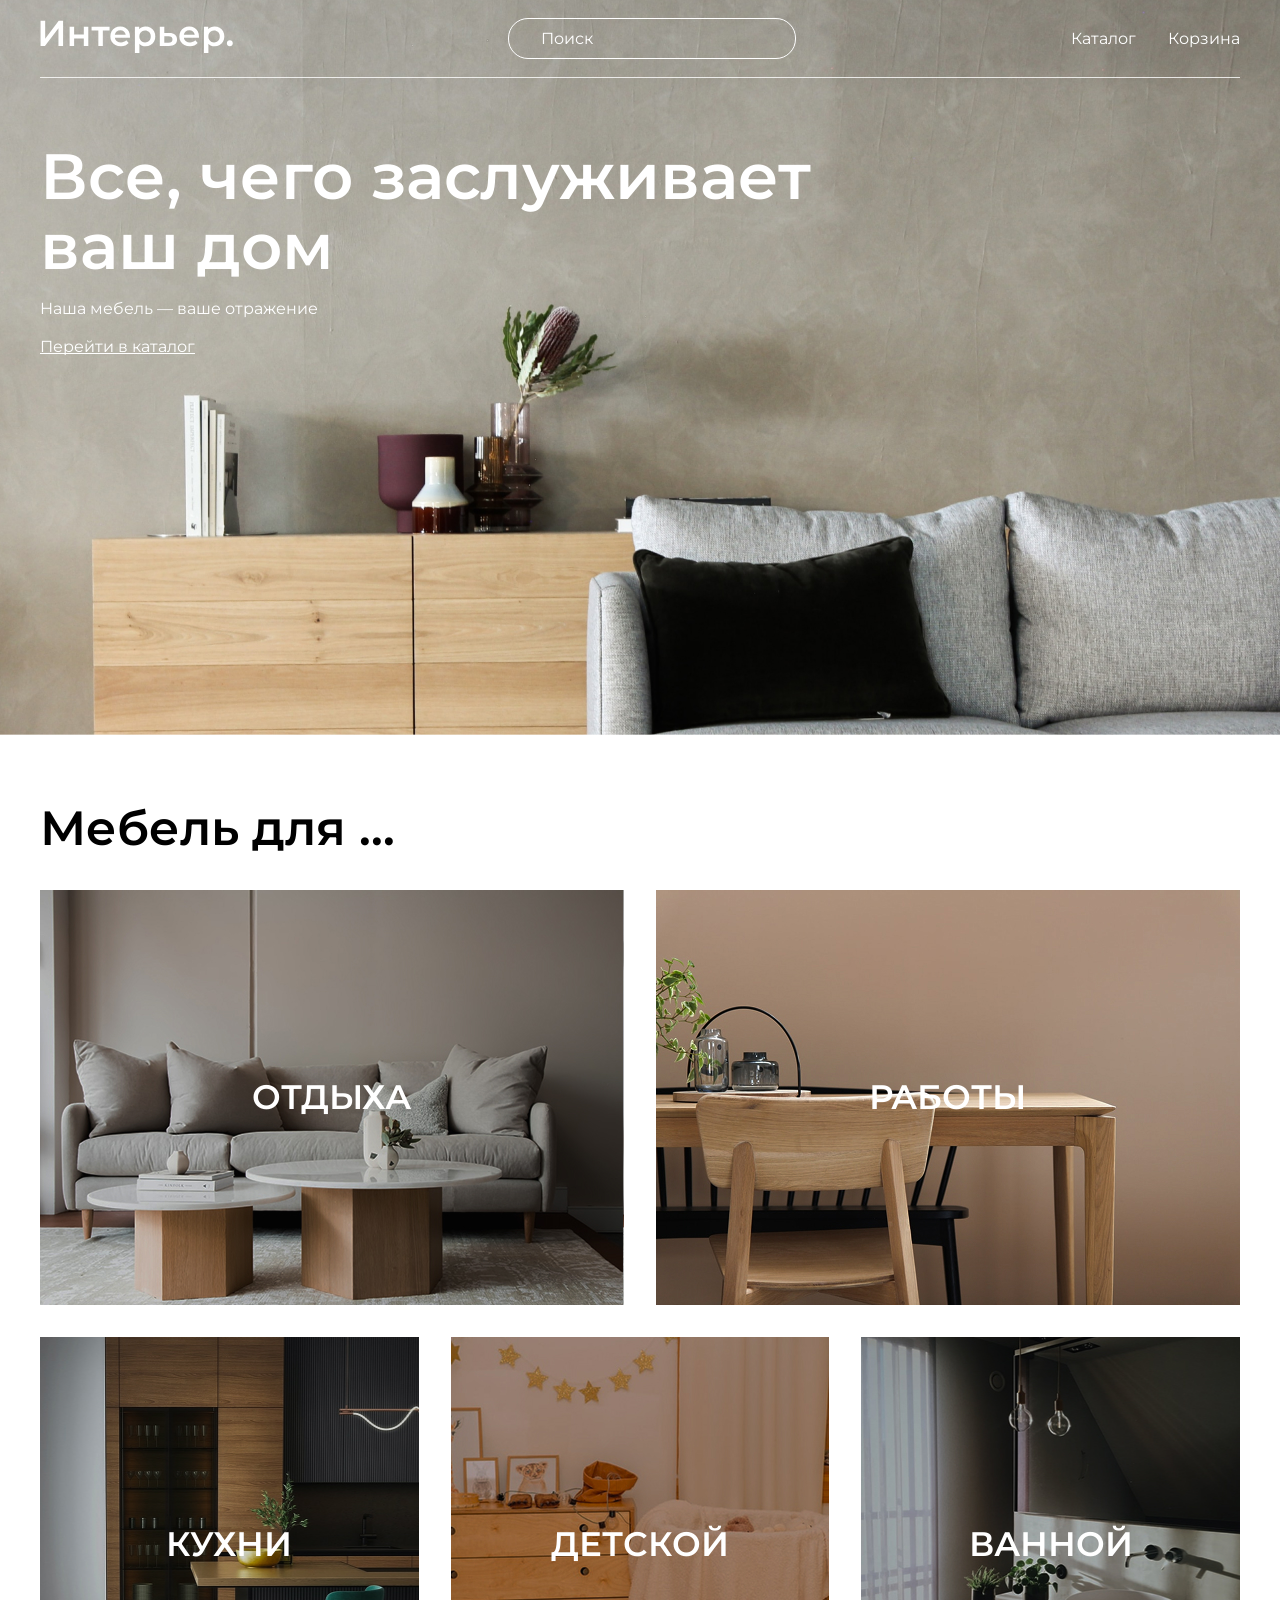
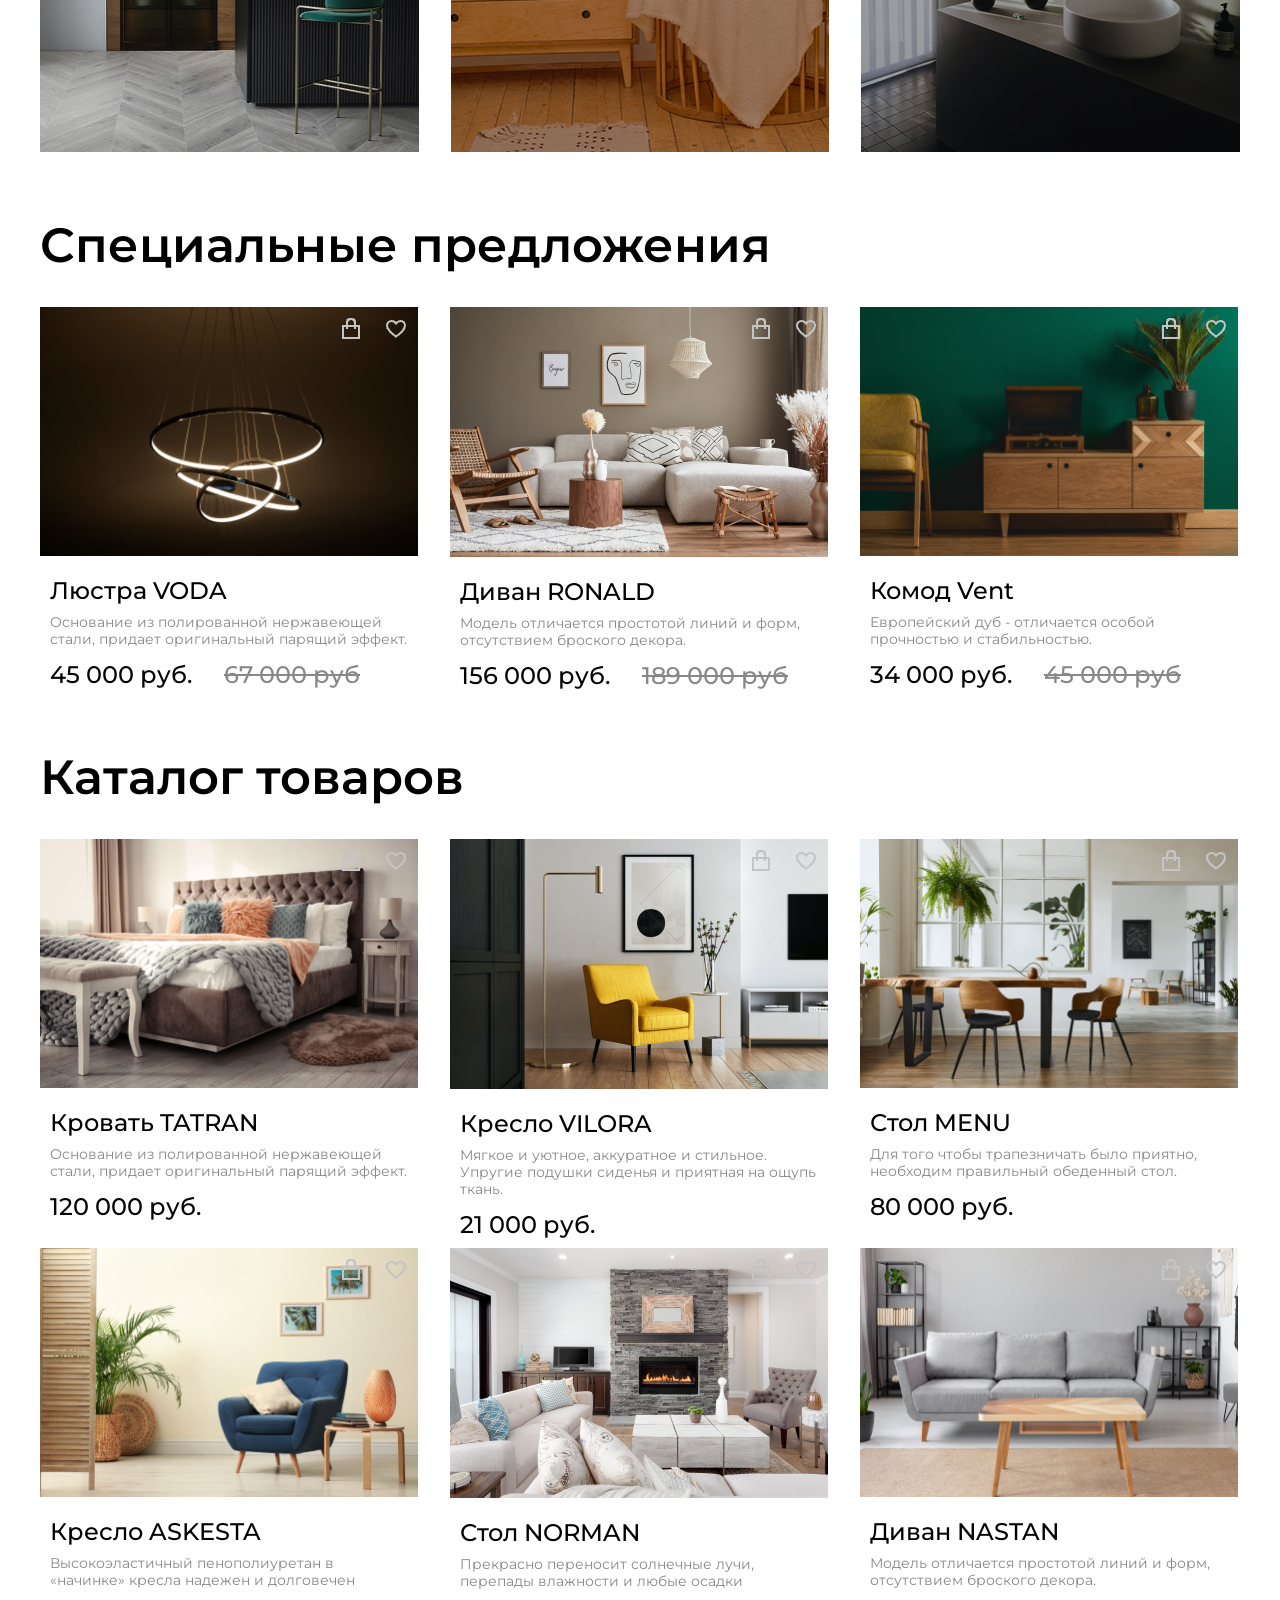
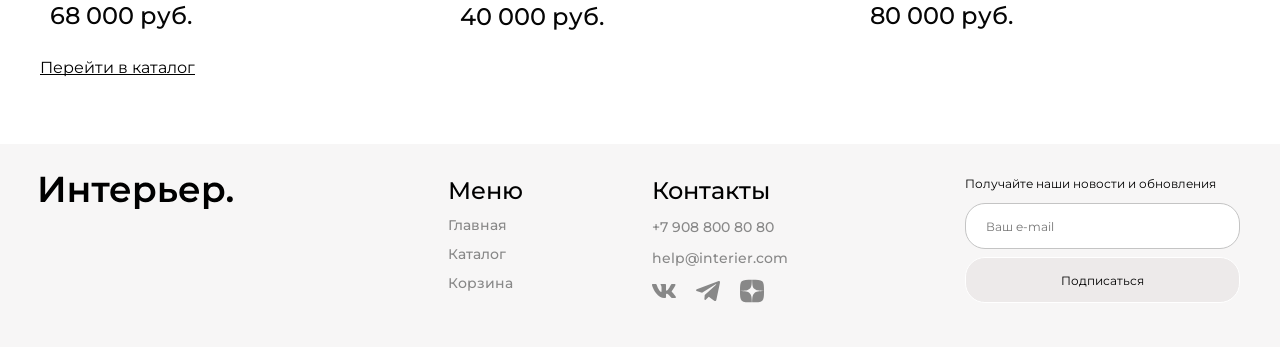
<file: index.html>
<!DOCTYPE html>
<html lang="ru">
<head>
    <meta charset="UTF-8">
    <meta name="viewport" content="width=device-width, initial-scale=1.0">
    <title>Document</title>

    <link rel="stylesheet" href="style.css">

    <link rel="preconnect" href="https://fonts.googleapis.com">
    <link rel="preconnect" href="https://fonts.gstatic.com" crossorigin>
    <link href="https://fonts.googleapis.com/css2?family=Montserrat:wght@400;500;600&display=swap" rel="stylesheet">

</head>
<body>
    <div class="top center">
        <header class="header">
            <a class="logo" href="index.html"><img src="img/logo.svg" alt="logo"></a>
            <input placeholder="Поиск" class="header__input" type="text">
            <nav class="menu">
                <a class="menu__link" href="catalog.html">Каталог</a>
                <a class="menu__link" href="cart.html">Корзина</a>
            </nav>
        </header>
        <section class="top__content">
            <h1 class="title">Все, чего заслуживает ваш дом</h1>
                <p class="top__text">
                    Наша мебель — ваше отражение
                </p>
                <a class="top__link" href="catalog.html">Перейти в каталог</a>
        </section>
        
    </div>

    <!--Мебель для ... -->

    <div class="for-box center">
        <h2 class="heading">Мебель для ... </h2>
        <div class="for">
            <div class="for__item for__item_1 for__item_big">ОТДЫХА</div>
            <div class="for__item for__item_2 for__item_big">РАБОТЫ</div>
            <div class="for__item for__item_3">КУХНИ</div>
            <div class="for__item for__item_4">ДЕТСКОЙ</div>
            <div class="for__item for__item_5">ВАННОЙ</div>
        </div>
    </div>

    <section>
    <div class="product-box1 center">
        <h2 class="heading">Специальные предложения</h2>
        <div class="product-content">
            <article class="product">
                <div class="product__image-container">
                    <img class="product__img" src="img/chandelier_VODA.jpg" alt="Люстра VODA">
                    <div class="product__icon product__icon_bag">
                        <img class="product-icon-img" src="img/shopping_bag.png" alt="Корзина">
                    </div>
                    <div class="product__icon product__icon_heart">
                        <img class="product-icon-img" src="img/heart.png" alt="Избранное">
                    </div>
                </div>
                <div class="product__body">
                    <h3 class="product__title">Люстра VODA</h3>
                    <p class="product__description">Основание из полированной нержавеющей стали, придает оригинальный парящий эффект.</p>
                    <div class="product__box-price">
                        <p class="product__price">45 000 руб.</p>
                        <p class="product__price product__price_sale">67 000 руб</p>
                    </div>
                </div>
            </article>
            
            <article class="product">
                <div class="product__image-container">
                    <img class="product__img" src="img/Sofa_RONALD.jpg" alt="Диван RONALD">
                    <div class="product__icon product__icon_bag">
                        <img class="product-icon-img" src="img/shopping_bag.png" alt="Корзина">
                    </div>
                    <div class="product__icon product__icon_heart">
                        <img class="product-icon-img" src="img/heart.png" alt="Избранное">
                    </div>
                </div>
                <div class="product__body">
                    <h3 class="product__title">Диван RONALD</h3>
                    <p class="product__description">Модель отличается простотой линий и форм, отсутствием броского декора.</p>
                    <div class="product__box-price">
                        <p class="product__price">156 000 руб.</p>
                        <p class="product__price product__price_sale">189 000 руб</p>
                    </div>
                </div>
            </article>
            
            <article class="product">
                <div class="product__image-container">
                    <img class="product__img" src="img/dresser_Vent.jpg" alt="Комод Vent">
                    <div class="product__icon product__icon_bag">
                        <img class="product-icon-img" src="img/shopping_bag.png" alt="Корзина">
                    </div>
                    <div class="product__icon product__icon_heart">
                        <img class="product-icon-img" src="img/heart.png" alt="Избранное">
                    </div>
                </div>
                <div class="product__body">
                    <h3 class="product__title">Комод Vent</h3>
                    <p class="product__description">Европейский дуб - отличается особой прочностью и стабильностью.</p>
                    <div class="product__box-price">
                        <p class="product__price">34 000 руб.</p>
                        <p class="product__price product__price_sale">45 000 руб</p>
                    </div>
                </div>
            </article>
        </div>
    </div>
</section>

<section>
    <div class="product-box2 center">
        <h2 class="heading">Каталог товаров</h2>
        <div class="product-content">
            <article class="product">
                <div class="product__image-container">
                    <img class="product__img" src="img/bed_TATRAN.jpg" alt="Кровать TATRAN">
                    <div class="product__icon product__icon_bag">
                        <img class="product-icon-img" src="img/shopping_bag.png" alt="Корзина">
                    </div>
                    <div class="product__icon product__icon_heart">
                        <img class="product-icon-img" src="img/heart.png" alt="Избранное">
                    </div>
                </div>
                <div class="product__body">
                    <h3 class="product__title">Кровать TATRAN</h3>
                    <p class="product__description">Основание из полированной нержавеющей стали, придает оригинальный парящий эффект.</p>
                    <p class="product__price">120 000 руб.</p>
                </div>
            </article>

            <article class="product">
                <div class="product__image-container">
                    <img class="product__img" src="img/product_1.jpg" alt="Кресло VILORA">
                    <div class="product__icon product__icon_bag">
                        <img class="product-icon-img" src="img/shopping_bag.png" alt="Корзина">
                    </div>
                    <div class="product__icon product__icon_heart">
                        <img class="product-icon-img" src="img/heart.png" alt="Избранное">
                    </div>
                </div>
                <div class="product__body">
                    <h3 class="product__title">Кресло VILORA</h3>
                    <p class="product__description">Мягкое и уютное, аккуратное и стильное. Упругие подушки сиденья и приятная на ощупь ткань.</p>
                    <p class="product__price">21 000 руб.</p>
                </div>
            </article>

            <article class="product">
                <div class="product__image-container">
                    <img class="product__img" src="img/table_MENU.jpg" alt="Стол MENU">
                    <div class="product__icon product__icon_bag">
                        <img class="product-icon-img" src="img/shopping_bag.png" alt="Корзина">
                    </div>
                    <div class="product__icon product__icon_heart">
                        <img class="product-icon-img" src="img/heart.png" alt="Избранное">
                    </div>
                </div>
                <div class="product__body">
                    <h3 class="product__title">Стол MENU</h3>
                    <p class="product__description">Для того чтобы трапезничать было приятно, необходим правильный обеденный стол.</p>
                    <p class="product__price">80 000 руб.</p>
                </div>
            </article>
            
            <article class="product">
                <div class="product__image-container">
                    <img class="product__img" src="img/armchair_AS.jpg" alt="Кресло ASKESTA">
                    <div class="product__icon product__icon_bag">
                        <img class="product-icon-img" src="img/shopping_bag.png" alt="Корзина">
                    </div>
                    <div class="product__icon product__icon_heart">
                        <img class="product-icon-img" src="img/heart.png" alt="Избранное">
                    </div>
                </div>
                <div class="product__body">
                    <h3 class="product__title">Кресло ASKESTA</h3>
                    <p class="product__description">Высокоэластичный пенополиуретан в «начинке» кресла надежен и долговечен</p>
                    <p class="product__price">68 000 руб.</p>
                </div>
            </article>

            <article class="product">
                <div class="product__image-container">
                    <img class="product__img" src="img/table_NORMAN.jpg" alt="Стол NORMAN">
                    <div class="product__icon product__icon_bag">
                        <img class="product-icon-img" src="img/shopping_bag.png" alt="Корзина">
                    </div>
                    <div class="product__icon product__icon_heart">
                        <img class="product-icon-img" src="img/heart.png" alt="Избранное">
                    </div>
                </div>
                <div class="product__body">
                    <h3 class="product__title">Стол NORMAN</h3>
                    <p class="product__description">Прекрасно переносит солнечные лучи, перепады влажности и любые осадки</p>
                    <p class="product__price">40 000 руб.</p>
                </div>
            </article>

            <article class="product">
                <div class="product__image-container">
                    <img class="product__img" src="img/sofa_NASTAN.jpg" alt="Диван NASTAN">
                    <div class="product__icon product__icon_bag">
                        <img class="product-icon-img" src="img/shopping_bag.png" alt="Корзина">
                    </div>
                    <div class="product__icon product__icon_heart">
                        <img class="product-icon-img" src="img/heart.png" alt="Избранное">
                    </div>
                </div>
                <div class="product__body">
                    <h3 class="product__title">Диван NASTAN</h3>
                    <p class="product__description">Модель отличается простотой линий и форм, отсутствием броского декора.</p>
                    <p class="product__price">80 000 руб.</p>
                </div>
            </article>
        </div>
    </div>
</section>


    
    <a class="link center" href="catalog.html">Перейти в каталог</a>

        <footer class="footer">
            <div class="footer__center center">
                <!-- Logo -->
                <a class="footer__logo" href="index.html">
                    <img src="img/Logo_footer.svg" alt="логотип">
                </a>
                
                
                <div class="footer__content">
                    
                    <div class="footer__info">
                        
                        <div class="footer__item">
                        <nav class="footer__menu">
                            <h3 class="footer__heading">Меню</h3>
                            <a class="footer__start" href="index.html">Главная</a>
                            <a class="footer__catalog" href="catalog.html">Каталог</a>
                            <a class="footer__cart" href="cart.html">Корзина</a>
                        </nav>
                        </div>
                        
                        <div class="footer__item">
                            <div class="footer__contacts">
                            <h3 class="footer__heading">Контакты</h3>

                            <p class="footer__phone">
                                <a class="footer__link" href="tel:+79088008080">+7 908 800 80 80</a>
                            </p>
                            <p class="footer__email">
                                <a class="footer__link" href="mailto:help@interier.com">help@interier.com</a>
                            </p>
                        </div>
                            
                            <div class="footer__social social">
                                <a class="social__link" href="index.html" target="_blank" rel="noopener noreferrer">
                                    <img class="social__icon" src="img/vk.svg" alt="Мы в ВКонтакте">
                                </a>

                                <a class="social__link" href="index.html" target="_blank" rel="noopener noreferrer">
                                    <img class="social__icon" src="img/telegram.svg" alt="Наш Telegram канал">
                                </a>

                                <a class="social__link" href="index.html" target="_blank" rel="noopener noreferrer">
                                    <img class="social__icon" src="img/dzen.svg" alt="Наш Дзен канал">
                                </a>
                            </div>

                            
                            </div>
                    </div>
        
                    <form class="footer__form" action="#">
                        <p class="footer__text">Получайте наши новости и обновления</p>
                        <input class="footer__email-input" placeholder=" Ваш e-mail" type="email">
                        <button class="footer__submit">Подписаться</button>
                    </form>
                </div>
            </div>
        </footer>
</body>
</html>
</file>
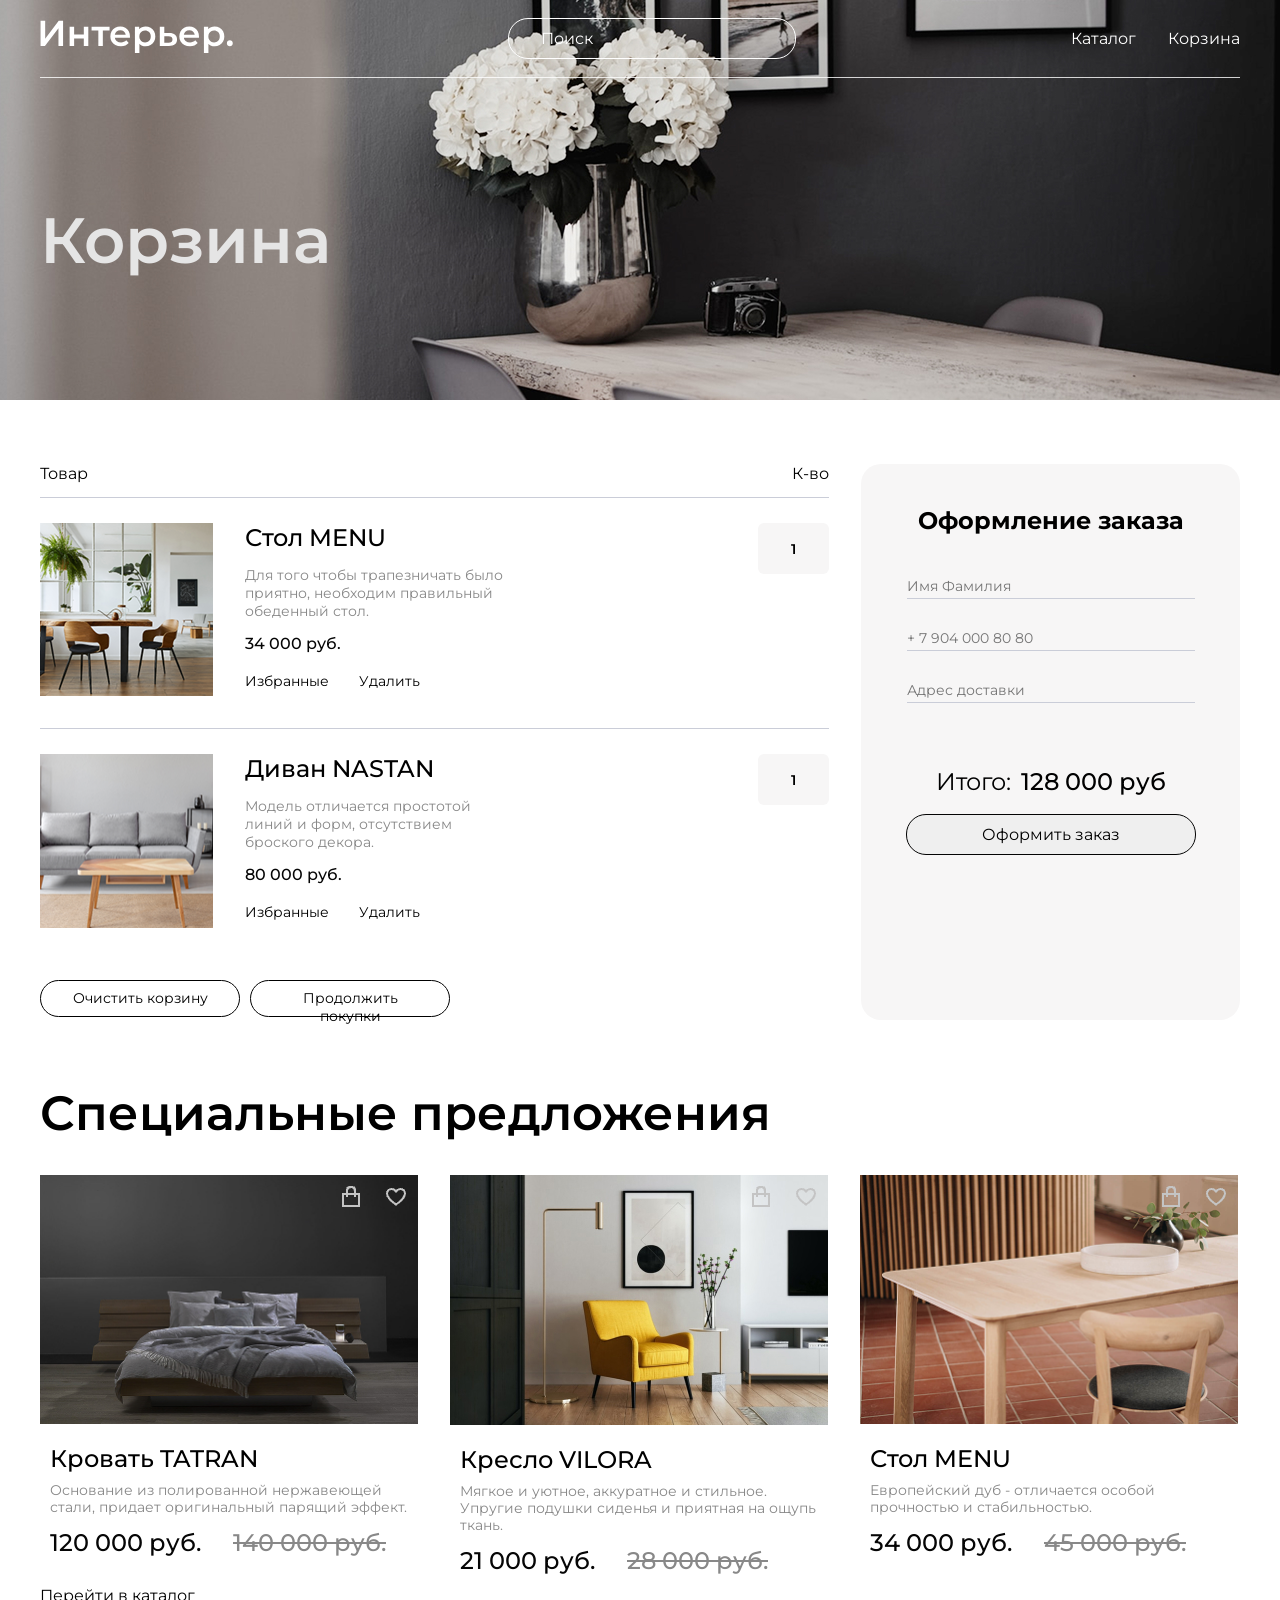
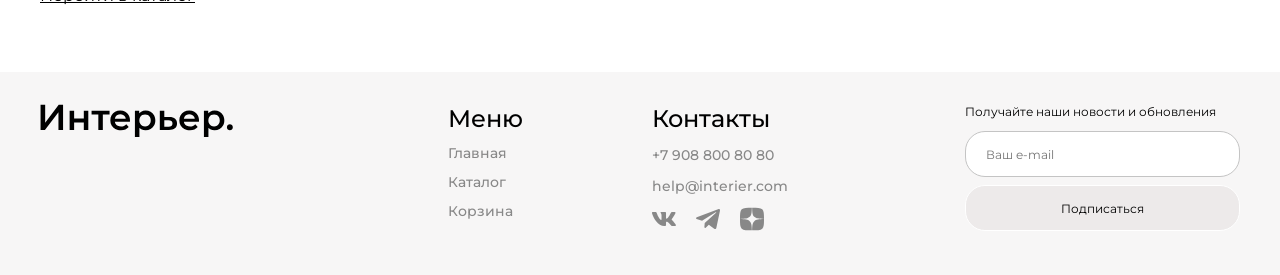
<file: cart.html>
<!DOCTYPE html>
<html lang="en">
<head>
    <meta charset="UTF-8">
    <meta name="viewport" content="width=device-width, initial-scale=1.0">
    <title>Document</title>

    <link rel="stylesheet" href="style.css">

    <link rel="preconnect" href="https://fonts.googleapis.com">
    <link rel="preconnect" href="https://fonts.gstatic.com" crossorigin>
    <link href="https://fonts.googleapis.com/css2?family=Montserrat:wght@400;500;600&display=swap" rel="stylesheet">

</head>
<body>
    
        <div class="top-cart center">
            <header class="header">
                <a class="logo" href="index.html"><img src="img/logo.svg" alt="logo"></a>
                <input placeholder="Поиск" class="header__input" type="text">
                <nav class="menu">
                    <a class="menu__link" href="catalog.html">Каталог</a>
                    <a class="menu__link" href="cart.html">Корзина</a>
                </nav>
            </header>
            <h1 class="heading-big">Корзина</h1>
        </div>
        
        <div class="cart center">
            <div class="cart__content">
                <div class="cart__name-box">
                    <p>Товар</p>
                    <p>К-во</p>
                </div>
                <div class="cart__item">
                    <div class="cart__left">
                        <img src="img/img_L_1.png" alt="cart image">
                        <div class="cart__info">
                            <h4 class="cart__info-head">Стол MENU</h4>
                            <p class="cart__info-text">Для того чтобы трапезничать было приятно, необходим правильный обеденный стол.</p>
                            <p class="cart__info-sum">34 000 руб.</p>
                            <div class="cart__link-box">
                                <a class="cart__link-box-a" href="#">Избранные</a>
                                <a class="cart__link-box-a" href="#">Удалить</a>
                            </div>
                        </div>
                    </div>
                    <input class="cart__input-num" type="number" value="1" min="1">
                </div>

                <div class="cart__item">
                    <div class="cart__left">
                        <img src="img/img_L_2.png" alt="cart image">
                        <div class="cart__info">
                            <h4 class="cart__info-head">Диван NASTAN</h4>
                            <p class="cart__info-text">Модель отличается простотой линий и форм, отсутствием броского декора. </p>
                            <p class="cart__info-sum">80 000 руб.</p>
                            <div class="cart__link-box">
                                <a class="cart__link-box-a" href="#">Избранные</a>
                                <a class="cart__link-box-a" href="#">Удалить</a>
                            </div>
                        </div>
                    </div>
                    <div class="cart__input">
                        <input class="cart__input-num" type="number" value="1" min="1">
                    </div>
                </div>

                <div class="cart__action">
                    <button class="cart__action-button">Очистить корзину</button>
                    <button class="cart__action-button">Продолжить покупки</button>
                </div>
            </div>

            <!-- form start -->
            <form class="cart__form" action="#">
                <h2 class="cart__form-title">Оформление заказа</h2>
                <div class="cart__form-group">
                    <input class="cart__form-input" placeholder="Имя Фамилия" type="text">
                </div>
                <div class="cart__form-group">
                    <input class="cart__form-input" placeholder="+ 7 904 000 80 80" type="number">
                </div>
                <div class="cart__form-group">
                    <input class="cart__form-input" placeholder="Адрес доставки" type="text">
                </div>
                
                <div class="cart__form-result">Итого: <p class="cart__form-result-sum"> 128 000 руб</p></div>
                <button class="cart__form-button">Оформить заказ</button>
            </form>
        </div>

    <!-- form end -->
    <section class="product-box center">
        <h2 class="heading">Специальные предложения</h2>
        <div class="product-content">
            
            <article class="product">
                <div class="product__image-container">
                    <img class="product__img" src="img/TATRAN_2.jpg" alt="Кровать TATRAN">
                        <div class="product__icon product__icon_bag">
                            <img class="product-icon-img" src="img/shopping_bag.png" alt="Корзина">
                        </div>
                        <div class="product__icon product__icon_heart">
                            <img class="product-icon-img" src="img/heart.png" alt="Избранное">
                        </div>
                </div>
                    <div class="product__body">
                        <h3 class="product__title">Кровать TATRAN</h3>
                            <p class="product__description">Основание из полированной нержавеющей стали, придает оригинальный парящий эффект.</p>
                                <div class="product__box-price">
                                    <p class="product__price">120 000 руб.</p>
                                        <p class="product__price product__price_sale">140 000 руб.</p>
                                </div>
                    </div>
            </article> 

            <article class="product">
                <div class="product__image-container">
                    <img class="product__img" src="img/product_1.jpg" alt="Кресло VILORA">
                        <div class="product__icon product__icon_bag">
                            <img class="product-icon-img" src="img/shopping_bag.png" alt="Корзина">
                </div>
                    <div class="product__icon product__icon_heart">
                        <img class="product-icon-img" src="img/heart.png" alt="Избранное">
                    </div>
                </div>
                    <div class="product__body">
                        <h3 class="product__title">Кресло VILORA</h3>
                            <p class="product__description">Мягкое и уютное, аккуратное и стильное. Упругие подушки сиденья и приятная на ощупь ткань. </p>
                                <div class="product__box-price">
                                    <p class="product__price">21 000 руб.</p>
                                        <p class="product__price product__price_sale">28 000 руб.</p>
                        </div>
                    </div>
            </article>
            
            <article class="product">
                <div class="product__image-container">
                    <img class="product__img" src="img/MENU_2.png" alt="Стол MENU">
                        <div class="product__icon product__icon_bag">
                            <img class="product-icon-img" src="img/shopping_bag.png" alt="Корзина">
                        </div>
                    <div class="product__icon product__icon_heart">
                        <img class="product-icon-img" src="img/heart.png" alt="Избранное">
                    </div>
                </div>
                    <div class="product__body">
                        <h3 class="product__title">Стол MENU</h3>
                            <p class="product__description">Европейский дуб - отличается особой прочностью и стабильностью.</p>
                                <div class="product__box-price">
                                    <p class="product__price">34 000 руб.</p>
                                        <p class="product__price product__price_sale">45 000 руб.</p>
                                </div>
                    </div>
            </article>
        </div>
    </section>

    <a class="link center" href="catalog.html">Перейти в каталог</a>

    <!--footer-->
    <footer class="footer">
        <div class="footer__center center">
            <!-- Logo -->
            <a class="footer__logo" href="index.html">
                <img src="img/Logo_footer.svg" alt="логотип">
            </a>
            
            
            <div class="footer__content">
                
                <div class="footer__info">
                    
                    <div class="footer__item">
                    <nav class="footer__menu">
                        <h3 class="footer__heading">Меню</h3>
                        <a class="footer__start" href="index.html">Главная</a>
                        <a class="footer__catalog" href="catalog.html">Каталог</a>
                        <a class="footer__cart" href="cart.html">Корзина</a>
                    </nav>
                    </div>
                    
                    <div class="footer__item"><!--footer__item-->
                        <div class="footer__contacts">
                        <h3 class="footer__heading">Контакты</h3>

                        <p class="footer__phone">
                            <a class="footer__link" href="tel:+79088008080">+7 908 800 80 80</a>
                        </p>
                        <p class="footer__email">
                            <a class="footer__link" href="mailto:help@interier.com">help@interier.com</a>
                        </p>
                    </div>
                        
                        <!--footer__icons-->
                    <div class="footer__social social">
                        <a class="social__link" href="index.html" target="_blank" rel="noopener noreferrer">
                            <img class="social__icon" src="img/vk.svg" alt="Мы в ВКонтакте">
                        </a>

                        <a class="social__link" href="index.html" target="_blank" rel="noopener noreferrer">
                            <img class="social__icon" src="img/telegram.svg" alt="Наш Telegram канал">
                        </a>

                        <a class="social__link" href="index.html" target="_blank" rel="noopener noreferrer">
                            <img class="social__icon" src="img/dzen.svg" alt="Наш Дзен канал">
                        </a>
                    </div>
                    </div>
                </div>
    
                <form class="footer__form" action="#">
                    <p class="footer__text">Получайте наши новости и обновления</p>
                    <input class="footer__email-input" placeholder=" Ваш e-mail" type="email">
                    <button class="footer__submit">Подписаться</button>
                </form>
            </div>
        </div>
    </footer>
</body>
</html>
</file>
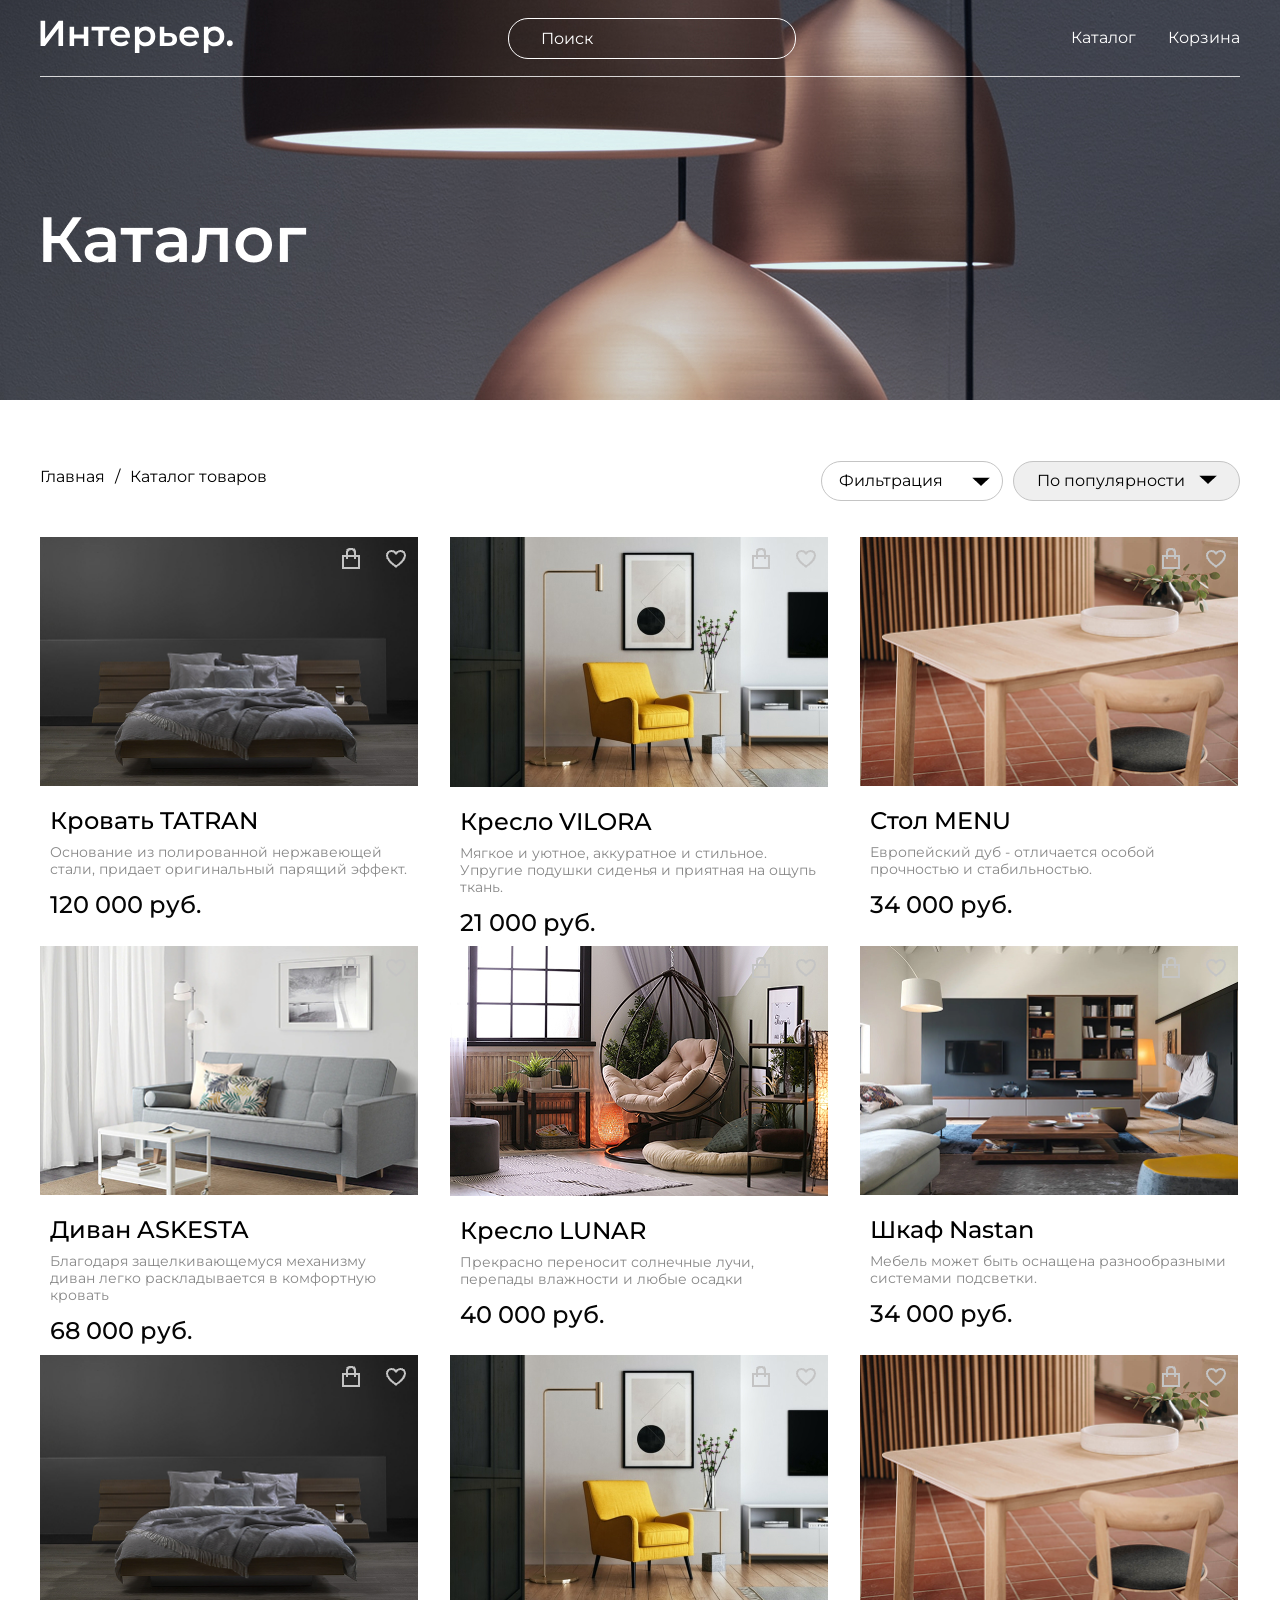
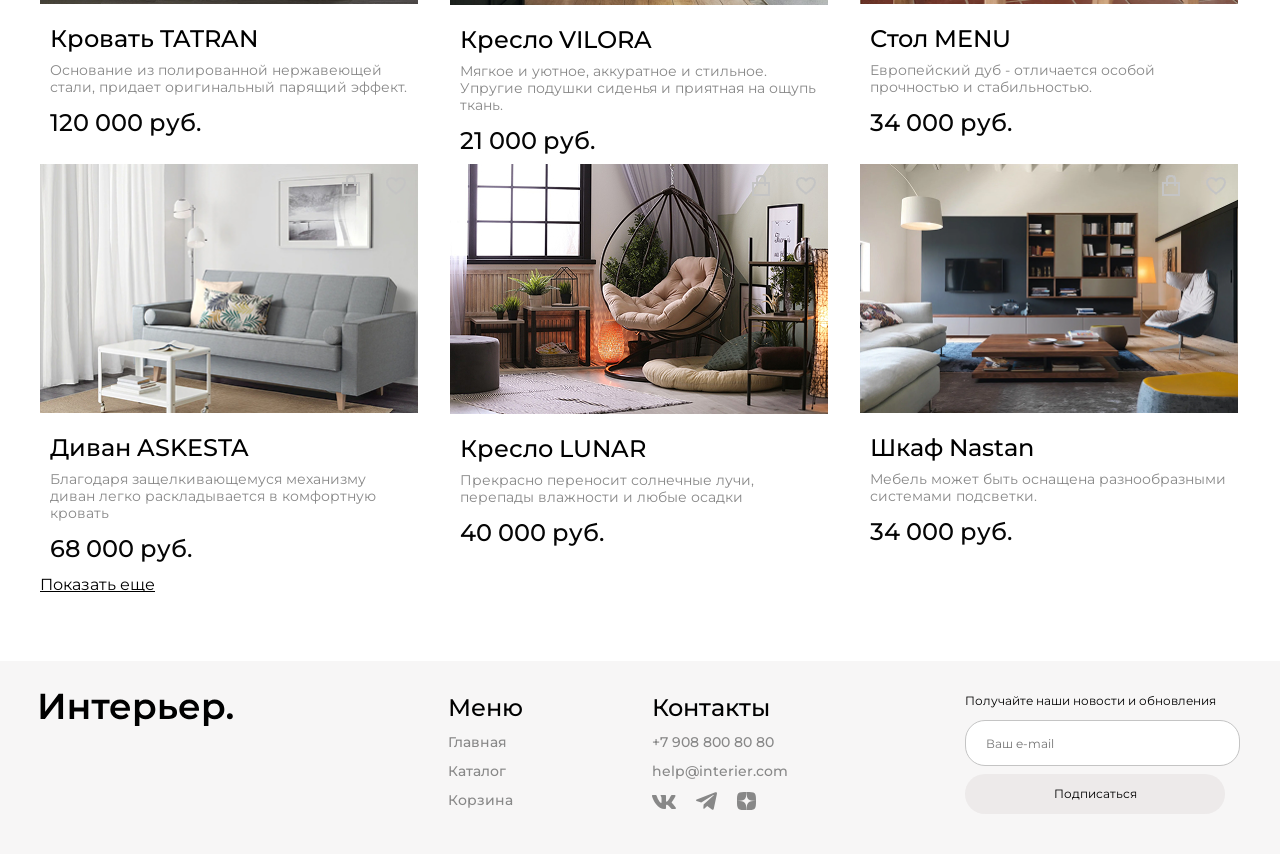
<file: catalog.html>
<!DOCTYPE html>
<html lang="ru">
<head>
    <meta charset="UTF-8">
    <meta name="viewport" content="width=device-width, initial-scale=1.0">
    <title>Document</title>

    <link rel="stylesheet" href="catalog.css">

    <link rel="preconnect" href="https://fonts.googleapis.com">
    <link rel="preconnect" href="https://fonts.gstatic.com" crossorigin>
    <link href="https://fonts.googleapis.com/css2?family=Montserrat:wght@400;500;600&display=swap" rel="stylesheet">

</head>
<body>

    <div class="top center">
        <header class="header">
            <a class="logo" href="index.html"><img src="img/logo.svg" alt="logo"></a>
            <input placeholder="Поиск" class="header__input" type="text">
            <nav class="menu">
                <a class="menu__link" href="">Каталог</a>
                <a class="menu__link" href="cart.html">Корзина</a>
            </nav>
        </header>
    </div>

    
        <div class="nav-box center">
            <div class="nav">
                <a class="nav__link" href="index.html">Главная</a>
                <p class="nav__link">/</p>
                <a class="nav__link" href="catalog.html">Каталог товаров</a>
            </div>


        <!--filter-->
                <div class="options">
                <details class="filter-details">
                <summary class="options__select-1">Фильтрация</summary>

                    <form class="filter-box" action="#" method="get">
                        <div class="filter-box__container">
                            <fieldset class="filter-box__fieldset">
                                <legend class="filter-box__legend">Сроки доставки</legend>
                                <div class="radio">
                                    <input type="radio" id="any" name="delivery-time" value="any" checked
                                        class="radio__input">
                                    <label for="any" class="radio__label">Неважно</label>
                                </div>
                                <div class="radio">
                                    <input type="radio" id="today" name="delivery-time" value="today" checked
                                        class="radio__input">
                                    <label for="today" class="radio__label">Сегодня</label>
                                </div>
                                <div class="radio">
                                    <input type="radio" id="tomorrow" name="delivery-time" value="tomorrow" checked
                                        class="radio__input">
                                    <label for="tomorrow" class="radio__label">Завтра</label>
                                </div>
                                <div class="radio">
                                    <input type="radio" id="three-days" name="delivery-time" value="three-days" checked
                                        class="radio__input">
                                    <label for="three-days" class="radio__label">До 3 дней</label>
                                </div>
                                <div class="radio">
                                    <input type="radio" id="seven-days" name="delivery-time" value="seven-days" checked
                                        class="radio__input">
                                    <label for="seven-days" class="radio__label">До 7 дней</label>
                                </div>
                            </fieldset>
                            <fieldset class="filter-box__fieldset">
                                <legend class="filter-box__legend">Цена</legend>
                                <div class="range-filter">
                                    <label class="range-filter__label" for="price-min">от 0 руб. до 100000 руб.</label>
                                    <div class="range-filter__slider">
                                        <input class="range-filter__input range-filter__input_min" type="range"
                                            id="price-min" name="price_min" min="1" max="100000" value="1">
                                        <input class="range-filter__input range-filter__input_max" type="range"
                                            id="price-max" name="price_max" min="1" max="100000" value="100000">
                                    </div>
                                </div>
                            </fieldset>
                            <fieldset class="filter-box__fieldset">
                                <legend class="filter-box__legend">Цвет</legend>
                                <div class="color-filter">
                                    <div class="color-filter__item">
                                        <input class="color-filter__input" type="checkbox" id="color-white" checked>
                                        <label class="color-filter__label color-filter__label_white"
                                            for="color-white"></label>
                                    </div>
                                    <div class="color-filter__item">
                                        <input class="color-filter__input" type="checkbox" id="color-black">
                                        <label class="color-filter__label color-filter__label_black"
                                            for="color-black"></label>
                                    </div>
                                    <div class="color-filter__item">
                                        <input class="color-filter__input" type="checkbox" id="color-grey">
                                        <label class="color-filter__label color-filter__label_grey"
                                            for="color-grey"></label>
                                    </div>
                                    <div class="color-filter__item">
                                        <input class="color-filter__input" type="checkbox" id="color-red">
                                        <label class="color-filter__label color-filter__label_red"
                                            for="color-red"></label>
                                    </div>
                                    <div class="color-filter__item">
                                        <input class="color-filter__input" type="checkbox" id="color-orange">
                                        <label class="color-filter__label color-filter__label_orange"
                                            for="color-orange"></label>
                                    </div>
                                    <div class="color-filter__item">
                                        <input class="color-filter__input" type="checkbox" id="color-yellow">
                                        <label class="color-filter__label color-filter__label_yellow"
                                            for="color-yellow"></label>
                                    </div>
                                    <div class="color-filter__item">
                                        <input class="color-filter__input" type="checkbox" id="color-green">
                                        <label class="color-filter__label color-filter__label_green"
                                            for="color-green"></label>
                                    </div>
                                    <div class="color-filter__item">
                                        <input class="color-filter__input" type="checkbox" id="color-emerald" checked>
                                        <label class="color-filter__label color-filter__label_emerald"
                                            for="color-emerald"></label>
                                    </div>
                                    <div class="color-filter__item">
                                        <input class="color-filter__input" type="checkbox" id="color-cyan">
                                        <label class="color-filter__label color-filter__label_cyan"
                                            for="color-cyan"></label>
                                    </div>
                                    <div class="color-filter__item">
                                        <input class="color-filter__input" type="checkbox" id="color-blue">
                                        <label class="color-filter__label color-filter__label_blue"
                                            for="color-blue"></label>
                                    </div>
                                    <div class="color-filter__item">
                                        <input class="color-filter__input" type="checkbox" id="color-darckpink">
                                        <label class="color-filter__label color-filter__label_darckpink"
                                            for="color-darckpink"></label>
                                    </div>
                                    <div class="color-filter__item">
                                        <input class="color-filter__input" type="checkbox" id="color-lavender">
                                        <label class="color-filter__label color-filter__label_lavender"
                                            for="color-lavender"></label>
                                    </div>
                                    <div class="color-filter__item">
                                        <input class="color-filter__input" type="checkbox" id="color-violet">
                                        <label class="color-filter__label color-filter__label_violet"
                                            for="color-violet"></label>
                                    </div>
                                    <div class="color-filter__item">
                                        <input class="color-filter__input" type="checkbox" id="color-pink">
                                        <label class="color-filter__label color-filter__label_pink"
                                            for="color-pink"></label>
                                    </div>
                                </div>
                            </fieldset>
                            <fieldset class="filter-box__fieldset filter-box__fieldset_type">
                                <legend class="filter-box__legend">Тип комнаты</legend>
                                <div class="checkbox">
                                    <input class="checkbox__input" type="checkbox" name="room-type" id="kitchen"
                                        value="kitchen" checked>
                                    <label class="checkbox__label" for="kitchen">Кухня и столовая</label>
                                </div>
                                <div class="checkbox">
                                    <input class="checkbox__input" type="checkbox" name="room-type" id="bathroom"
                                        value="bathroom" checked>
                                    <label class="checkbox__label" for="bathroom">Ванная комната</label>
                                </div>
                                <div class="checkbox">
                                    <input class="checkbox__input" type="checkbox" name="room-type" id="kids-room"
                                        value="kids-room">
                                    <label class="checkbox__label" for="kids-room">Детская комната</label>
                                </div>
                                <div class="checkbox">
                                    <input class="checkbox__input" type="checkbox" name="room-type" id="home-office"
                                        value="home-office">
                                    <label class="checkbox__label" for="home-office">Домашний офис</label>
                                </div>
                                <div class="checkbox">
                                    <input class="checkbox__input" type="checkbox" name="room-type" id="living-room"
                                        value="living-room">
                                    <label class="checkbox__label" for="living-room">Гостиная</label>
                                </div>
                                <div class="checkbox">
                                    <input class="checkbox__input" type="checkbox" name="room-type" id="hallway"
                                        value="hallway">
                                    <label class="checkbox__label" for="hallway">Прихожая</label>
                                </div>
                                <div class="checkbox">
                                    <input class="checkbox__input" type="checkbox" name="room-type" id="bedroom"
                                        value="bedroom">
                                    <label class="checkbox__label" for="bedroom">Спальня</label>
                                </div>
                                <div class="checkbox">
                                    <input class="checkbox__input" type="checkbox" name="room-type" id="wardrobe"
                                        value="wardrobe">
                                    <label class="checkbox__label" for="wardrobe">Гардероб</label>
                                </div>
                                <div class="checkbox">
                                    <input class="checkbox__input" type="checkbox" name="room-type" id="country-house"
                                        value="country-house">
                                    <label class="checkbox__label" for="country-house">Дача</label>
                                </div>
                                <div class="checkbox">
                                    <input class="checkbox__input" type="checkbox" name="room-type" id="light"
                                        value="light">
                                    <label class="checkbox__label" for="light">Освещение</label>
                                </div>
                            </fieldset>
                        </div>
                        <button class="filter-box__btn" type="submit">Применить</button>
                    </form>
                </details>
                <select class="options__select-2" name="select" id="#">
                    <option value="2">По популярности</option>
                    <option value="3">Порядок: сперва новые</option>
                </select>
            </div>
        </div>

    
        <div class="product-box center">
    <div class="product-content">
        <article class="product">
            <div class="product__image-container">
                <img class="product__img" src="img/TATRAN_2.jpg" alt="Кровать TATRAN">
                <div class="product__icon product__icon_bag">
                    <img class="product-icon-img" src="img/shopping_bag.png" alt="Корзина">
                </div>
                <div class="product__icon product__icon_heart">
                    <img class="product-icon-img" src="img/heart.png" alt="Избранное">
                </div>
            </div>
            <div class="product__body">
                <h3 class="product__title">Кровать TATRAN</h3>
                <p class="product__description">Основание из полированной нержавеющей стали, придает оригинальный парящий эффект.</p>
                <div class="product__box-price">
                    <p class="product__price">120 000 руб.</p>
                </div>
            </div>
        </article> 
        
        <article class="product">
            <div class="product__image-container">
                <img class="product__img" src="img/product_1.jpg" alt="Кресло VILORA">
                <div class="product__icon product__icon_bag">
                    <img class="product-icon-img" src="img/shopping_bag.png" alt="Корзина">
                </div>
                <div class="product__icon product__icon_heart">
                    <img class="product-icon-img" src="img/heart.png" alt="Избранное">
                </div>
            </div>
            <div class="product__body">
                <h3 class="product__title">Кресло VILORA</h3>
                <p class="product__description">Мягкое и уютное, аккуратное и стильное. Упругие подушки сиденья и приятная на ощупь ткань.</p>
                <div class="product__box-price">
                    <p class="product__price">21 000 руб.</p>
                </div>
            </div>
        </article>
        
        <article class="product">
            <div class="product__image-container">
                <img class="product__img" src="img/MENU_2.png" alt="Стол MENU">
                <div class="product__icon product__icon_bag">
                    <img class="product-icon-img" src="img/shopping_bag.png" alt="Корзина">
                </div>
                <div class="product__icon product__icon_heart">
                    <img class="product-icon-img" src="img/heart.png" alt="Избранное">
                </div>
            </div>
            <div class="product__body">
                <h3 class="product__title">Стол MENU</h3>
                <p class="product__description">Европейский дуб - отличается особой прочностью и стабильностью.</p>
                <div class="product__box-price">
                    <p class="product__price">34 000 руб.</p>
                </div>
            </div>
        </article>

        <article class="product">
            <div class="product__image-container">
                <img class="product__img" src="img/ASKESTA_2.jpg" alt="Диван ASKESTA">
                <div class="product__icon product__icon_bag">
                    <img class="product-icon-img" src="img/shopping_bag.png" alt="Корзина">
                </div>
                <div class="product__icon product__icon_heart">
                    <img class="product-icon-img" src="img/heart.png" alt="Избранное">
                </div>
            </div>
            <div class="product__body">
                <h3 class="product__title">Диван ASKESTA</h3>
                <p class="product__description">Благодаря защелкивающемуся механизму диван легко раскладывается в комфортную кровать</p>
                <div class="product__box-price">
                    <p class="product__price">68 000 руб.</p>
                </div>
            </div>
        </article> 
        
        <article class="product">
            <div class="product__image-container">
                <img class="product__img" src="img/LUNAR_2.jpg" alt="Кресло LUNAR">
                <div class="product__icon product__icon_bag">
                    <img class="product-icon-img" src="img/shopping_bag.png" alt="Корзина">
                </div>
                <div class="product__icon product__icon_heart">
                    <img class="product-icon-img" src="img/heart.png" alt="Избранное">
                </div>
            </div>
            <div class="product__body">
                <h3 class="product__title">Кресло LUNAR</h3>
                <p class="product__description">Прекрасно переносит солнечные лучи, перепады влажности и любые осадки</p>
                <div class="product__box-price">
                    <p class="product__price">40 000 руб.</p>
                </div>
            </div>
        </article>
        
        <article class="product">
            <div class="product__image-container">
                <img class="product__img" src="img/Nastan_2.jpg" alt="Шкаф Nastan">
                <div class="product__icon product__icon_bag">
                    <img class="product-icon-img" src="img/shopping_bag.png" alt="Корзина">
                </div>
                <div class="product__icon product__icon_heart">
                    <img class="product-icon-img" src="img/heart.png" alt="Избранное">
                </div>
            </div>
            <div class="product__body">
                <h3 class="product__title">Шкаф Nastan</h3>
                <p class="product__description">Мебель может быть оснащена разнообразными системами подсветки.</p>
                <div class="product__box-price">
                    <p class="product__price">34 000 руб.</p>
                </div>
            </div>
        </article>

        <article class="product">
            <div class="product__image-container">
                <img class="product__img" src="img/TATRAN_2.jpg" alt="Кровать TATRAN">
                <div class="product__icon product__icon_bag">
                    <img class="product-icon-img" src="img/shopping_bag.png" alt="Корзина">
                </div>
                <div class="product__icon product__icon_heart">
                    <img class="product-icon-img" src="img/heart.png" alt="Избранное">
                </div>
            </div>
            <div class="product__body">
                <h3 class="product__title">Кровать TATRAN</h3>
                <p class="product__description">Основание из полированной нержавеющей стали, придает оригинальный парящий эффект.</p>
                <div class="product__box-price">
                    <p class="product__price">120 000 руб.</p>
                </div>
            </div>
        </article> 
        
        <article class="product">
            <div class="product__image-container">
                <img class="product__img" src="img/product_1.jpg" alt="Кресло VILORA">
                <div class="product__icon product__icon_bag">
                    <img class="product-icon-img" src="img/shopping_bag.png" alt="Корзина">
                </div>
                <div class="product__icon product__icon_heart">
                    <img class="product-icon-img" src="img/heart.png" alt="Избранное">
                </div>
            </div>
            <div class="product__body">
                <h3 class="product__title">Кресло VILORA</h3>
                <p class="product__description">Мягкое и уютное, аккуратное и стильное. Упругие подушки сиденья и приятная на ощупь ткань.</p>
                <div class="product__box-price">
                    <p class="product__price">21 000 руб.</p>
                </div>
            </div>
        </article>
        
        <article class="product">
            <div class="product__image-container">
                <img class="product__img" src="img/MENU_2.png" alt="Стол MENU">
                <div class="product__icon product__icon_bag">
                    <img class="product-icon-img" src="img/shopping_bag.png" alt="Корзина">
                </div>
                <div class="product__icon product__icon_heart">
                    <img class="product-icon-img" src="img/heart.png" alt="Избранное">
                </div>
            </div>
            <div class="product__body">
                <h3 class="product__title">Стол MENU</h3>
                <p class="product__description">Европейский дуб - отличается особой прочностью и стабильностью.</p>
                <div class="product__box-price">
                    <p class="product__price">34 000 руб.</p>
                </div>
            </div>
        </article>

        <article class="product">
            <div class="product__image-container">
                <img class="product__img" src="img/ASKESTA_2.jpg" alt="Диван ASKESTA">
                <div class="product__icon product__icon_bag">
                    <img class="product-icon-img" src="img/shopping_bag.png" alt="Корзина">
                </div>
                <div class="product__icon product__icon_heart">
                    <img class="product-icon-img" src="img/heart.png" alt="Избранное">
                </div>
            </div>
            <div class="product__body">
                <h3 class="product__title">Диван ASKESTA</h3>
                <p class="product__description">Благодаря защелкивающемуся механизму диван легко раскладывается в комфортную кровать</p>
                <div class="product__box-price">
                    <p class="product__price">68 000 руб.</p>
                </div>
            </div>
        </article> 
        
        <article class="product">
            <div class="product__image-container">
                <img class="product__img" src="img/LUNAR_2.jpg" alt="Кресло LUNAR">
                <div class="product__icon product__icon_bag">
                    <img class="product-icon-img" src="img/shopping_bag.png" alt="Корзина">
                </div>
                <div class="product__icon product__icon_heart">
                    <img class="product-icon-img" src="img/heart.png" alt="Избранное">
                </div>
            </div>
            <div class="product__body">
                <h3 class="product__title">Кресло LUNAR</h3>
                <p class="product__description">Прекрасно переносит солнечные лучи, перепады влажности и любые осадки</p>
                <div class="product__box-price">
                    <p class="product__price">40 000 руб.</p>
                </div>
            </div>
        </article>
        
        <article class="product">
            <div class="product__image-container">
                <img class="product__img" src="img/Nastan_2.jpg" alt="Шкаф Nastan">
                <div class="product__icon product__icon_bag">
                    <img class="product-icon-img" src="img/shopping_bag.png" alt="Корзина">
                </div>
                <div class="product__icon product__icon_heart">
                    <img class="product-icon-img" src="img/heart.png" alt="Избранное">
                </div>
            </div>
            <div class="product__body">
                <h3 class="product__title">Шкаф Nastan</h3>
                <p class="product__description">Мебель может быть оснащена разнообразными системами подсветки.</p>
                <div class="product__box-price">
                    <p class="product__price">34 000 руб.</p>
                </div>
            </div>
        </article>
    </div>
</div>
    <a class="link center" href="catalog.html">Показать еще</a>

    
    <!--footer-->
    <footer class="footer">
        <div class="footer__center center">
            <!-- Logo -->
            <a class="footer__logo" href="index.html">
                <img src="img/Logo_footer.svg" alt="логотип">
            </a>
            
            
            <div class="footer__content">
                
                <div class="footer__info">
                    
                    <div class="footer__item">
                    <nav class="footer__menu">
                        <h3 class="footer__heading">Меню</h3>
                        <a class="footer__start" href="index.html">Главная</a>
                        <a class="footer__catalog" href="catalog.html">Каталог</a>
                        <a class="footer__cart" href="cart.html">Корзина</a>
                    </nav>
                    </div>
                    
                    <div class="footer__item"><!--footer__item-->
                        <div class="footer__contacts">
                        <h3 class="footer__heading">Контакты</h3>

                        <p class="footer__phone">
                            <a class="footer__link" href="tel:+79088008080">+7 908 800 80 80</a>
                        </p>
                        <p class="footer__email">
                            <a class="footer__link" href="mailto:help@interier.com">help@interier.com</a>
                        </p>
                    </div>
                        
                        <!--footer__icons-->
                    <div class="footer__social social">
                        <a class="social__link" href="index.html" target="_blank" rel="noopener noreferrer">
                            <img class="social__icon" src="img/vk.svg" alt="Мы в ВКонтакте">
                        </a>

                        <a class="social__link" href="index.html" target="_blank" rel="noopener noreferrer">
                            <img class="social__icon" src="img/telegram.svg" alt="Наш Telegram канал">
                        </a>

                        <a class="social__link" href="index.html" target="_blank" rel="noopener noreferrer">
                            <img class="social__icon" src="img/dzen.svg" alt="Наш Дзен канал">
                        </a>
                    </div>
                    </div>
                </div>
    
                <form class="footer__form" action="#">
                    <p class="footer__text">Получайте наши новости и обновления</p>
                    <input class="footer__email-input" placeholder=" Ваш e-mail" type="email">
                    <button class="footer__submit">Подписаться</button>
                </form>
            </div>
        </div>
    </footer>
</body>
</html>
</file>
<file: style.css>
@charset "UTF-8";
* {
  margin: 0;
  padding: 0;
}

body {
  font-family: "Montserrat", sans-serif;
  color: #E5E5E5;
}

.center {
  padding-left: calc(50% - 600px);
  padding-right: calc(50% - 600px);
}

img {
  max-width: 100%;
}

a {
  text-decoration: none;
}

.top {
  height: 735px;
  background-image: url(img/Rectangle_15.jpg);
  background-repeat: no-repeat;
  background-position: center;
  background-size: cover;
}
.top__text {
  font-weight: 400;
  -size: 24px;
  line-height: 133%;
  color: #fff;
  margin-bottom: 16px;
}
.top__link {
  font-weight: 400;
  font-size: 16px;
  line-height: 150%;
  -webkit-text-decoration-skip-ink: none;
          text-decoration-skip-ink: none;
  color: #fff;
  text-decoration: underline;
}

.header {
  height: 77px;
  display: flex;
  flex-wrap: wrap;
  justify-content: space-between;
  align-items: center;
  border-bottom: 0.5px solid rgba(255, 255, 255, 0.8);
}
.header__input {
  width: 288px;
  height: 41px;
  border: 1px solid #fff;
  box-sizing: border-box;
  border-radius: 20px;
  background-color: transparent;
  outline: none;
  font-size: 16px;
  line-height: 20px;
  color: #fff;
  padding-left: 32px;
  padding-right: 32px;
  box-sizing: border-box;
  font-family: "Montserrat", sans-serif;
}
.header__input::-moz-placeholder {
  color: #fff;
}
.header__input::placeholder {
  color: #fff;
}

.menu {
  display: flex;
  gap: 32px;
}
.menu__link {
  font-size: 16px;
  color: #fff;
  line-height: 20px;
  transition: -webkit-text-decoration 0.3s;
  transition: text-decoration 0.3s;
  transition: text-decoration 0.3s, -webkit-text-decoration 0.3s;
}
.menu__link:hover {
  text-decoration: underline;
}

.title {
  font-family: "Montserrat", sans-serif;
  font-weight: 600;
  font-size: 64px;
  line-height: 109%;
  color: #fff;
  margin-top: 64px;
  margin-bottom: 16px;
  width: 792px;
}

.heading {
  font-family: "Montserrat", sans-serif;
  font-style: normal;
  font-weight: 600;
  font-size: 48px;
  line-height: 59px;
  color: #000000;
}

.for-box {
  padding-top: 64px;
}
.for-box .for {
  margin-top: 32px;
  display: grid;
  gap: 32px;
  grid-template-columns: repeat(12, 1fr);
}
.for-box .for__item {
  height: 415px;
  grid-column: span 4;
  font-family: "Montserrat", sans-serif;
  font-weight: 600;
  font-size: 34px;
  text-align: center;
  line-height: 41px;
  color: #fff;
  display: flex;
  justify-content: center;
  align-items: center;
}
.for-box .for__item_big {
  grid-column: span 6;
}
.for-box .for__item_1 {
  background-image: url(img/for_1.jpg);
}
.for-box .for__item_2 {
  background-image: url(img/for_2.jpg);
}
.for-box .for__item_3 {
  background-image: url(img/for_3.jpg);
}
.for-box .for__item_4 {
  background-image: url(img/for_4.jpg);
}
.for-box .for__item_5 {
  background-image: url(img/for_5.jpg);
}

.product-box1 {
  padding-top: 64px;
}

.product-box2 {
  padding-top: 64px;
  padding-bottom: 31px;
}

.product-content {
  margin-top: 32px;
  -moz-column-gap: 32px;
       column-gap: 32px;
  row-gap: 56px;
  display: flex;
  flex-wrap: wrap;
  gap: 32px;
}
.product-content .product {
  font-family: "Montserrat", sans-serif;
  width: 378px;
  height: 377px;
  background-color: #fff;
  display: flex;
  flex-direction: column;
  position: relative;
}
.product-content .product__image-container {
  position: relative;
  display: block;
  width: 100%;
}
.product-content .product__body {
  background-color: #fff;
  padding: 10px;
  flex-grow: 1;
  display: flex;
  flex-direction: column;
}
.product-content .product__img {
  width: 100%;
  height: auto;
  display: block;
}
.product-content .product__title {
  display: block;
  margin-top: 10px;
  margin-bottom: 9px;
  font-weight: 500;
  font-size: 24px;
  line-height: 29px;
  color: #000;
}
.product-content .product__description {
  margin-bottom: 12px;
  font-weight: 400;
  font-family: "Montserrat", sans-serif;
  font-size: 14px;
  line-height: 17px;
  color: #888;
  flex-grow: 1;
}
.product-content .product__box-price {
  display: flex;
  gap: 32px;
}
.product-content .product__price {
  font-family: "Montserrat", sans-serif;
  font-weight: 500;
  font-size: 24px;
  line-height: 29px;
  color: #050505;
  margin: 0;
}
.product-content .product__price_sale {
  color: #888888;
  text-decoration-line: line-through;
  margin: 0;
}

/* Стили для иконок товаров */
.product {
  position: relative;
}
.product__icon {
  display: none;
  position: absolute;
  top: 10px;
  cursor: pointer;
  z-index: 2;
  width: auto;
  height: auto;
  display: flex;
  align-items: center;
  justify-content: center;
  transition: opacity 0.3s ease;
}
.product__icon:hover .product-icon-img {
  filter: brightness(0.3);
}
.product__icon_bag {
  right: 55px;
}
.product__icon_heart {
  right: 10px;
}
.product:hover .product__icon {
  display: flex;
}

.product-icon-img {
  width: 24px;
  height: 24px;
  display: block;
  transition: filter 0.3s ease;
}

.link {
  font-weight: 400;
  font-size: 16px;
  line-height: 150%;
  -webkit-text-decoration-skip-ink: none;
          text-decoration-skip-ink: none;
  color: #000;
  text-decoration: underline;
}

/* Footer */
.footer__center {
  margin-top: 64px;
  padding-top: 32px;
  padding-bottom: 40px;
  background-color: #F7F6F6;
  display: flex;
  justify-content: space-between;
  align-items: flex-start;
  flex-wrap: wrap;
}
.footer__center .footer__content {
  width: 792px;
  display: flex;
  justify-content: space-between;
  flex-wrap: wrap;
}
.footer__center .footer__info {
  display: flex;
  gap: 129px;
}
.footer__center .footer__item {
  display: flex;
  flex-direction: column;
  gap: 12px;
}
.footer__center .footer__item-li {
  list-style-type: none;
}
.footer__center .footer__item-list {
  display: flex;
  flex-direction: column;
  gap: 12px;
}
.footer__center .footer__start,
.footer__center .footer__catalog,
.footer__center .footer__cart,
.footer__center .footer__link {
  font-weight: 500;
  font-size: 14px;
  line-height: 17px;
  color: #888888;
  text-decoration: none;
  transition: -webkit-text-decoration 0.3s;
  transition: text-decoration 0.3s;
  transition: text-decoration 0.3s, -webkit-text-decoration 0.3s;
}
.footer__center .footer__start:hover,
.footer__center .footer__catalog:hover,
.footer__center .footer__cart:hover,
.footer__center .footer__link:hover {
  text-decoration: underline;
}
.footer__center .footer__menu,
.footer__center .footer__contacts {
  display: flex;
  flex-direction: column;
  gap: 12px;
}
.footer__center .footer__heading {
  font-weight: 500;
  font-size: 24px;
  color: #000;
}
.footer__center .footer__social {
  display: flex;
  align-items: center;
  gap: 20px;
}
.footer__center .social__icon {
  width: 24px;
  height: 24px;
  transition: filter 0.3s ease;
}
.footer__center .social__icon:hover {
  filter: brightness(0);
}
.footer__center .footer__form {
  display: flex;
  flex-direction: column;
  gap: 8px;
}
.footer__center .footer__text {
  margin-bottom: 4px;
  font-weight: 400;
  font-size: 12px;
  color: #000;
}
.footer__center .footer__email-input {
  padding-left: 17px;
  padding-right: 17px;
  background: #FFFFFF;
  border: 1px solid #C4C4C4;
  box-sizing: border-box;
  border-radius: 20px;
  width: 275px;
  height: 46px;
  font-size: 12px;
  line-height: 15px;
  color: #888888;
  font-family: "Montserrat", sans-serif;
  outline: none;
}
.footer__center .footer__email-input:hover {
  border: 1px solid #000;
}
.footer__center .footer__submit {
  background: rgba(222, 215, 215, 0.41);
  border: 1px solid #FFFFFF;
  box-sizing: border-box;
  border-radius: 20px;
  width: 275px;
  height: 46px;
  font-weight: 400;
  font-size: 12px;
  font-family: inherit;
  line-height: 15px;
  color: #000000;
  transition: background-color 0.3s ease, color 0.3s ease;
  cursor: pointer;
}
.footer__center .footer__submit:hover {
  color: #FFFFFF;
  background: #000000;
}

/* Cart Styles */
.top-cart {
  height: 400px;
  background-image: url(img/cart_hedr.jpg);
  background-size: cover;
  background-position: center;
  background-repeat: no-repeat;
}

.heading-big {
  font-weight: 600;
  font-size: 64px;
  line-height: 70px;
  margin-top: 127px;
}

.cart {
  display: grid;
  grid-template-columns: repeat(12, 1fr);
  gap: 32px;
  margin-top: 64px;
  margin-bottom: 64px;
}
.cart__name-box {
  display: flex;
  justify-content: space-between;
  padding-bottom: 14px;
  color: #000;
}
.cart__input-num {
  font-family: "Montserrat", sans-serif;
  border-radius: 6px;
  width: 71px;
  height: 51px;
  border: none;
  background-color: #F7F6F6;
  outline: none;
  font-weight: 600;
  font-size: 14px;
  line-height: 210%;
  text-align: center;
}
.cart__item {
  border-top: 0.5px solid #CACDD8;
  padding-top: 25px;
  padding-bottom: 32px;
  display: flex;
  justify-content: space-between;
  align-items: flex-start;
}
.cart__link-box {
  display: flex;
  justify-content: start;
  gap: 30px;
}
.cart__info {
  font-family: "Montserrat", sans-serif;
  width: 276px;
  display: flex;
  flex-direction: column;
  gap: 14px;
}
.cart__info-head {
  font-weight: 500;
  font-size: 24px;
  color: #000;
}
.cart__info-text {
  font-weight: 400;
  font-size: 14px;
  color: #888;
}
.cart__info-sum {
  font-weight: 500;
  font-size: 16px;
  text-align: start;
  color: #050505;
}
.cart__link-box-a {
  color: #000;
  font-weight: 400;
  font-size: 14px;
  line-height: 210%;
  -webkit-text-decoration-skip-ink: none;
          text-decoration-skip-ink: none;
  text-align: center;
  gap: 30px;
  transition: -webkit-text-decoration 0.3s;
  transition: text-decoration 0.3s;
  transition: text-decoration 0.3s, -webkit-text-decoration 0.3s;
}
.cart__link-box-a:hover {
  text-decoration: underline;
}
.cart__left {
  display: flex;
  gap: 32px;
}
.cart__content {
  grid-column: span 8;
}
.cart__action {
  margin-top: 20px;
  display: flex;
  justify-content: start;
  gap: 10px;
}
.cart__action-button {
  background-color: #fff;
  border: 1px solid #000;
  border-radius: 50px;
  padding: 8px 20px;
  width: 200px;
  height: 37px;
  font-family: "Montserrat", sans-serif;
  font-weight: 400;
  font-size: 14px;
  text-align: center;
  color: #000;
  cursor: pointer;
  transition: 0.3s;
}
.cart__action-button:hover {
  box-shadow: 8px 5px 5px 2px rgba(159, 159, 165, 0.2);
}
.cart__form {
  font-weight: 400;
  font-size: 14px;
  text-align: center;
  background-color: #F7F6F6;
  border-radius: 20px;
  width: 379px;
  height: 556px;
  grid-column: span 4;
  font-family: "Montserrat", sans-serif;
}
.cart__form-input {
  font-family: "Montserrat", sans-serif;
  font-weight: 400;
  font-size: 14px;
  color: #000;
}
.cart__form-title {
  padding: 42px;
  color: #000;
  font-weight: 700;
  font-size: 24px;
  text-align: center;
}
.cart__form-group {
  position: relative;
  padding-bottom: 30px;
}
.cart__form-input {
  width: 288px;
  padding: 0 0 3px 0;
  border: none;
  border-bottom: 1px solid #CACDD8;
  background-color: transparent;
  outline: none;
  transition: 0.3s;
}
.cart__form-input:focus {
  border-bottom: 1px solid #48494d;
}
.cart__form-result {
  margin-top: 34px;
  display: flex;
  justify-content: center;
  gap: 10px;
  font-weight: 400;
  font-size: 24px;
  text-align: center;
  color: #000;
}
.cart__form-result-sum {
  font-weight: 500;
}
.cart__form-button {
  font-family: "Montserrat", sans-serif;
  font-weight: 400;
  font-size: 16px;
  text-align: center;
  margin: 18px;
  border: 1px solid #040404;
  width: 290px;
  height: 41px;
  padding: 10px 20px;
  border-radius: 20px;
  cursor: pointer;
  transition: 0.3s;
}
.cart__form-button:focus, .cart__form-button:hover {
  background-color: rgba(224, 225, 226, 0.7);
}

/* Input number styles */
input[type=number]::-webkit-inner-spin-button,
input[type=number]::-webkit-outer-spin-button {
  -webkit-appearance: none;
  margin: 0;
}

input[type=number]::-webkit-inner-spin-button {
  -webkit-appearance: none;
  height: 0;
  opacity: 0;
}

.product-box {
  padding-bottom: 32px;
}

.top-cart {
  height: 400px;
  background-image: url(img/cart_hedr.jpg);
  background-size: cover;
  background-position: center;
  background-repeat: no-repeat;
}

.heading-big {
  font-weight: 600;
  font-size: 64px;
  line-height: 70px;
  margin-top: 127px;
}

.cart {
  display: grid;
  grid-template-columns: repeat(12, 1fr);
  gap: 32px;
  margin-top: 64px;
  margin-bottom: 64px;
  /*form*/
}
.cart__name-box {
  display: flex;
  justify-content: space-between;
  padding-bottom: 14px;
  color: #000;
}
.cart__input-num {
  font-family: "Montserrat", sans-serif;
  border-radius: 6px;
  width: 71px;
  height: 51px;
  border: none;
  background-color: #F7F6F6;
  outline: none;
  font-weight: 600;
  font-size: 14px;
  line-height: 210%;
  text-align: center;
}
.cart__item {
  border-top: 0.5px solid #CACDD8;
  padding-top: 25px;
  padding-bottom: 32px;
  display: flex;
  justify-content: space-between;
  align-items: flex-start;
}
.cart__link-box {
  display: flex;
  justify-content: start;
  gap: 30px;
}
.cart__info {
  font-family: "Montserrat", sans-serif;
  width: 276px;
  display: flex;
  flex-direction: column;
  gap: 14px;
}
.cart__info-head {
  font-weight: 500;
  font-size: 24px;
  color: #000;
}
.cart__info-text {
  font-weight: 400;
  font-size: 14px;
  color: #888;
}
.cart__info-sum {
  font-weight: 500;
  font-size: 16px;
  text-align: start;
  color: #050505;
}
.cart__link-box-a {
  color: #000;
  font-weight: 400;
  font-size: 14px;
  line-height: 210%;
  -webkit-text-decoration-skip-ink: none;
          text-decoration-skip-ink: none;
  text-align: center;
  gap: 30px;
  transition: -webkit-text-decoration 0.3s;
  transition: text-decoration 0.3s;
  transition: text-decoration 0.3s, -webkit-text-decoration 0.3s;
}
.cart__link-box-a:hover {
  text-decoration: underline;
}
.cart__left {
  display: flex;
  gap: 32px;
}
.cart__content {
  grid-column: span 8;
}
.cart__action {
  margin-top: 20px;
  display: flex;
  justify-content: start;
  gap: 10px;
}
.cart__action-button {
  background-color: #fff;
  border: 1px solid #000;
  border-radius: 50px;
  padding: 8px 20px;
  width: 200px;
  height: 37px;
  font-family: "Montserrat", sans-serif;
  font-weight: 400;
  font-size: 14px;
  text-align: center;
  color: #000;
  cursor: pointer;
  transition: 0, 3s;
}
.cart__action-button:hover {
  color: #FFFFFF;
  background: #000000;
}
.cart__form {
  font-weight: 400;
  font-size: 14px;
  text-align: center;
  background-color: #F7F6F6;
  border-radius: 20px;
  width: 379;
  height: 556;
  grid-column: span 4;
  font-family: "Montserrat", sans-serif;
}
.cart__form-input {
  font-family: "Montserrat", sans-serif;
  font-weight: 400;
  font-size: 14px;
  color: #000;
}
.cart__form-title {
  padding: 42px;
  color: #000;
  font-weight: 700;
  font-size: 24px;
  text-align: center;
}
.cart__form-group {
  position: relative;
  padding-bottom: 30px;
}
.cart__form-input {
  width: 288px;
  padding: 0 0 3px 0;
  border: none;
  border-bottom: 1px solid #CACDD8;
  background-color: transparent;
  outline: none;
  transition: 0.3s;
}
.cart__form-input:focus {
  border-bottom: 1px solid #48494d;
}
.cart__form-result {
  margin-top: 34px;
  display: flex;
  justify-content: center;
  gap: 10px;
  font-weight: 400;
  font-size: 24px;
  text-align: center;
  color: #000;
}
.cart__form-result-sum {
  font-weight: 500;
}
.cart__form-button {
  font-family: "Montserrat", sans-serif;
  font-weight: 400;
  font-size: 16px;
  text-align: center;
  margin: 18px;
  border: 1px solid #040404;
  width: 290px;
  height: 41px;
  padding: 10px 20px;
  border-radius: 20px;
  cursor: pointer;
  transition: 0, 3s;
}
.cart__form-button:focus, .cart__form-button:hover {
  background-color: rgba(187, 188, 189, 0.7);
  transform: translateY(-2px);
}

input[type=number]::-webkit-inner-spin-button,
input[type=number]::-webkit-outer-spin-button {
  -webkit-appearance: none;
  margin: 0;
}

input[type=number]::-webkit-inner-spin-button {
  -webkit-appearance: none;
  height: 0;
  opacity: 0;
}

.product-box {
  padding-bottom: 32px;
}/*# sourceMappingURL=style.css.map */
</file>
<file: catalog.css>
*{
    margin: 0;
    padding: 0;
    box-sizing: border-box;
}

body {
    font-family: 'Montserrat', sans-serif;
}

.center {
    padding-left: calc(50% - 600px);
    padding-right: calc(50% - 600px);
}

img {
    max-width: 100%;
}

a {
    text-decoration: none;
    }

    
.top {
    height: 400px;
    background-image: url(img/header_Cat.jpg);
    background-repeat: no-repeat;
    background-position: center;
    background-size: cover;
}

.header {
    height: 77px;
    display: flex;
    flex-wrap: wrap;
    justify-content: space-between;
    align-items: center;
    border-bottom: 0.5px solid rgba(255, 255, 255, 0.8);
}

.header__input {
    width: 288px;
    height: 41px;
    border: 1px solid #ffffff;
    box-sizing: border-box;
    border-radius: 20px;
    background-color: transparent;
    outline: none;
    font-size: 16px;
    line-height: 20px;
    color: #fff;
    padding-left: 32px;
    padding-right: 32px;
    box-sizing: border-box;
    font-family: 'Montserrat', sans-serif;
}

.header__input::placeholder {
    color: #fff;
}

.menu {
    display: flex;
    gap: 32px;
}

.menu__link {
    font-size: 16px;
    color: #fff;
    line-height: 20px;
    transition: text-decoration 0.3s;
}

.menu__link:hover {
    text-decoration: underline;
}

.nav-box {
    padding-top: 61px;
    display: flex;
    flex-wrap: wrap;
    justify-content: space-between;
}

.nav {
    display: flex;
    gap: 10px;
    flex-wrap: wrap;
    justify-content: space-between;
}

.nav__link {
    font-family: 'Montserrat', sans-serif;
    font-weight: 400;
    font-size: 16px;
    line-height: 200%;
    text-decoration-skip-ink: none;
    transition: text-decoration 0.3s;
    color: #000;
}

.nav__link:hover {
    text-decoration: underline;
}

/*filter*/
.options {
    display: flex    ;
    align-items: center;
    gap: 10px;
}

.options__select-1 {
    background-repeat: no-repeat;
    background-position: 150px;
    width: 182px;
    height: 40px;
    font-family: inherit;
    border-radius: 20px;
    border-color: rgb(196, 196, 196);
    padding-left: 17px;
    line-height: 20px;
    -webkit-appearance: none;
    -moz-appearance: none;
    appearance: none;
    border: 1px solid #c4c4c4;
    display: flex;
    align-items: center;
    box-sizing: border-box;
    background-image: url(img/Polygon1.png);
}

.options__select-2 {
    width: 227px;
    font-weight: 400;
    font-size: 16px;
    line-height: 20px;
    height: 40px;
    box-sizing: border-box;
    border: 1px solid rgb(196, 196, 196);
    border-radius: 20px;
    appearance: none;
    -webkit-appearance: none;
    -moz-appearance: none;
    background-image: url(img/Polygon1.png);
    background-repeat: no-repeat;
    background-position: calc(100% - 22px) 13px;
    padding-right: 23px;
    padding-left: 23px;
    font-family: inherit;
}

.filter-details {
    position: relative;
}

.filter-box {
    position: absolute;
    top: calc(100% + 24px);
    right: 0px;
    max-height: 548px;
    display: flex;
    flex-direction: column;
    align-items: start;
    gap: 36px;
    background-color: #fff;
    box-shadow: 0px 4px 67px -12px rgba(0, 0, 0, 0.32);
    padding: 40px 48px;
    z-index: 1;
}

.filter-box__container {
        display: flex;
        flex-direction: column;
        align-items: start;
        flex-wrap: wrap;
        gap: 32px 65px;
        min-width: 445px;
        max-height: 548px;
}

.filter-box__fieldset {
        display: flex;
        flex-direction: column;
        gap: 16px;
        border: none;
    }

.filter-box__fieldset_type {
        padding-right: 36px;
    }

.filter-box__legend {
        font-size: 16px;
        font-weight: 500;
        margin-bottom: 16px;
    }

.filter-box__btn {
        border: 1px solid rgb(4, 4, 4);
        border-radius: 20px;
        width: 190px;
        height: 40px;
        font-size: 16px;
        font-weight: 400;
        line-height: 20px;
        display: flex;
        position: relative;
        top: -25px;
        justify-content: center;
        background-color: #fff;
        padding: 10px 76px;
        cursor: pointer;
        font-family: inherit;
        align-self: flex-end;
    }

.radio {
    display: flex;
    align-items: center;
    gap: 10px;
}

.radio__input {
    display: none;
}

.radio__label {
    display: flex;
    align-items: center;
    cursor: pointer;
    position: relative;
    padding-left: 30px;
    font-size: 14px;
}

.radio__label::before {
    content: "";
    width: 14px;
    height: 14px;
    border: 1px solid rgb(136, 136, 136);
    border-radius: 50%;
    position: absolute;
    left: 0;
    background-color: #fff;
}

.radio__input:checked + .radio__label::before {
    border-color: #000;
    background-image: url(img/filter_1.svg);
    background-repeat: no-repeat;
    background-position: center;
}


.range-filter {
    display: flex;
    flex-direction: column;
    gap: 14px;
}

.range-filter__input {
    position: absolute;
    width: 190px;
    height: 8px;
}

.range-filter__input,
.range-filter__input::-webkit-slider-runnable-track,
.range-filter__input::-webkit-slider-thumb {
    -webkit-appearance: none;
    background: none;
}
.range-filter__input::-webkit-slider-runnable-track {
    width: 200px;
    height: 1px;
    background: #000;
}
.range-filter__input:nth-child(2)::-webkit-slider-runnable-track {
    background: none;
}
.range-filter__input::-webkit-slider-thumb {
    position: relative;
    height: 8px;
    width: 8px;
    margin-top: -4px;
    background: #000;
    border: 1px solid #000;
    border-radius: 25px;
    cursor: pointer;
    z-index: 1;
}
.range-filter__input::-webkit-slider-thumb:active {
    cursor: grabbing;
}
.range-filter__input::nth-child(1)::-webkit-slider-thumb {
    z-index: 2;
}
.range-filter__slider {
    font-family: sans-serif;
    font-size: 14px;
    position: relative;
    height: 20px;
    width: 189px;
    display: inline-block;
    margin-top: -5px;
}
.range-filter__slider input {
    position: absolute;
}
.range-filter__label {
    font-size: 14px;
}

.color-filter {
    display: flex;
    flex-wrap: wrap;
    max-width: 190px;
    gap: 14px;
}

.color-filter__item {
    width: 15px;
    height: 15px;
}

.checkbox {
    display: flex;
    align-items: center;
    gap: 10px;
}

.color-filter__input:checked + .color-filter__label::before {
    background-image: url(img/filter_1.svg);
    background-repeat: no-repeat;
    background-position: center;
    border-color: #000;
}

.checkbox__input:checked + .checkbox__label::before {
    background-image: url(img/filter_1.svg);
    background-repeat: no-repeat;
    background-position: center;
    border-color: #000;
}

.color-filter__input,
.checkbox__input {
    display: none;
}

.color-filter__label,
.checkbox__label {
    display: flex;
    align-items: center;
    cursor: pointer;
    position: relative;
    font-size: 14px;
    padding-left: 30px;
}
.color-filter__label_white::before {
    background-color: rgb(255, 255, 255);
    border-color: #808080;
}
.color-filter__label_black::before {
    background-color: rgb(0, 0, 0);
    border-color: rgb(0, 0, 0);
    background-image: url(img/filter_2.svg);
    background-repeat: no-repeat;
    background-position: center;
    border-color: #fff;
}
.color-filter__label_grey::before {
    background-color: rgb(115, 115, 115);
    border-color: rgb(115, 115, 115);
}
.color-filter__label_red::before {
    background-color: rgb(255, 0, 0);
    border-color: rgb(255, 0, 0);
}
.color-filter__label_orange::before {
    background-color: rgb(255, 122, 65);
    border-color: rgb(255, 122, 65);
}
.color-filter__label_yellow::before {
    background-color: rgb(242, 203, 1);
    border-color: rgb(242, 203, 1);
}
.color-filter__label_green::before {
    background-color: rgb(0, 191, 42);
    border-color: rgb(0, 191, 42);
} 
.color-filter__label_emerald::before {
    background-color: rgb(28, 204, 151);
    border-color: rgb(28, 204, 151);
}   
.color-filter__label_cyan::before {
    background-color: rgb(0, 159, 227);
    border-color: rgb(0, 159, 227);
}
.color-filter__label_blue::before {
    background-color: rgb(0, 10, 248);
    border-color: rgb(0, 10, 248);
}
.color-filter__label_lavender::before {
    background-color: rgb(103, 16, 214);
    border-color: rgb(103, 16, 214);
}
.color-filter__label_darckpink::before {
    background-color: rgb(157, 13, 181);
    border-color: rgb(157, 13, 181);
}    
.color-filter__label_violet::before {
    background-color: #d89aff;
    border-color: #d89aff;
}
.color-filter__label_pink::before {
    background-color: #ff1493;
    border-color: #ff1493;
}

.checkbox {
    display: flex;
    align-items: center;
    gap: 10px;
}

.color-filter__label::before {
    content: "";
    width: 15px;
    height: 15px;
    border: 1px solid rgb(136, 136, 136);
    display: inline-block;
    position: absolute;
    left: 0;   
}

.checkbox__label::before {
    content: "";
    width: 15px;
    height: 15px;
    border: 1px solid rgb(136, 136, 136);
    display: inline-block;
    position: absolute;
    left: 0;   
}

.checkbox__input:checked + .checkbox-label::before {
    background-image: url(image/svggalka.svg);
    background-repeat: no-repeat;
    background-position: center;
    border-color: #000;
}

.product-box {
    margin-top: 36px;
    padding-bottom: 32px;
}

.product-content {
    margin-top: 32px;
    column-gap: 32px;
    row-gap: 56px;
    display: flex;
    flex-wrap: wrap;
    gap: 32px;
}

/*Карточки*/
.product {
    width: 378px;
    height: 377px;
    background-color: #fff;
    display: flex;
    flex-direction: column;
    position: relative; /* Добавлено для позиционирования иконок */
}

.product__image-container {
    position: relative; /* Контейнер для изображения и иконок */
    display: block;
    width: 100%;
}

.product__body {
    background-color: #ffffff;
    padding: 10px;
    flex-grow: 1;
    display: flex;
    flex-direction: column;
}

.product__img {
    width: 100%;
    height: auto;
    display: block;
}

.product__title {
    display: block;
    margin-top: 10px;
    margin-bottom: 9px;
    font-weight: 500;
    font-size: 24px;
    line-height: 29px;
    color: #000;
}

.product__description {
    margin-bottom: 12px;
    font-weight: 400;
    font-family: 'Montserrat', sans-serif;
    font-size: 14px;
    line-height: 17px;
    color: #888;
    flex-grow: 1;
}

.product__box-price {
    display: flex;
    gap: 32px;
}

.product__price {
    font-weight: 500;
    font-size: 24px;
    line-height: 29px;
    color: #050505;
    margin: 0;
}

.product__price_sale {
    color: #888888;
    text-decoration-line: line-through;
    margin: 0;
}

/* Стили для иконок */
.product__icon {
    display: none;
    position: absolute;
    top: 10px;
    cursor: pointer;
    z-index: 2;
    width: auto;
    height: auto;
    display: flex;
    align-items: center;
    justify-content: center;
    transition: opacity 0.3s ease;
}

.product__icon:hover .product-icon-img {
    filter: brightness(0.3); /* Темно-серый при наведении */
}

.product:hover .product__icon {
    display: flex;
}

.product__icon_bag {
    right: 55px;
}

.product__icon_heart {
    right: 10px;
}

.product-icon-img {
    width: 24px;
    height: 24px;
    display: block;
    transition: filter 0.3s ease;
}

.link {
    
    font-weight: 400;
    font-size: 16px;
    line-height: 150%;
    -webkit-text-decoration-skip-ink: none;
    text-decoration-skip-ink: none;
    color: #000;
    text-decoration: underline;
    
}

.link:hover {
    text-decoration: none;
}


/*footer*/

.footer__center {
    margin-top: 64px;
    padding-top: 32px;
    padding-bottom: 40px;
    background-color: #F7F6F6;
    display: flex;
    align-items: flex-start;
    justify-content: space-between;
    flex-wrap: wrap;
    
}


.footer__content {
    width: 792px;
    display: flex;
    justify-content: space-between;
    flex-wrap: wrap;
}

.footer__info {
    display: flex;
    gap: 129px;
}

.footer__start,
.footer__catalog,
.footer__cart {
    font-weight: 500;
    font-size: 14px;
    gap: 12px;
    line-height: 17px;
    color: #888888;
    transition: text-decoration 0.3s;
}

.footer__start:hover {
    text-decoration: underline;
}

.footer__catalog:hover {
    text-decoration: underline;
}

.footer__cart:hover {
    text-decoration: underline;
}


.footer__item,
.footer__menu,
.footer__contacts {
    display: flex;
    flex-direction: column;
    gap: 12px;
}

.footer__heading {
    font-weight: 500;
    font-size: 24px;
    color: #000;
}

.footer__link {
    display: flex;
    flex-direction: column;
    gap: 12px;
    font-weight: 500;
    font-size: 14px;
    line-height: 17px;
    color: #888888;
    transition: text-decoration 0.3s;
}

.footer__link:hover {
    text-decoration: underline;
}

.footer__icons {
    display: flex;
    align-items: center;
    gap: 12px;
}

.footer__form {
    display: flex;
    flex-direction: column;
    gap: 8px;
}

.footer__text {
    margin-bottom: 4px;
    font-weight: 400;
    font-size: 12px;
    color: #000;
}

.footer__email-input { 
    padding-left: 17px;
    padding-right: 17px;
    background: #FFFFFF;
    border: 1px solid #C4C4C4;
    box-sizing: border-box;
    border-radius: 20px;
    width: 275px;
    height: 46px;
    font-size: 12px;
    line-height: 18px;
    color: #C4C4C4;
    font-family: 'Montserrat', sans-serif;
}


.social {
    display: flex;
    gap: 20px;
    align-items: center;
}
.social__icon {
    transition: filter 1s;
}

.social__icon:hover {
    filter: brightness(0);
}

.footer__submit {
    background: rgba(222, 215, 215, 0.41);
    border: none;
    box-sizing: border-box;
    border-radius: 20px;
    width: 260px;
    height: 40px;
    font-weight: 400;
    font-size: 12px;
    font-family: inherit;
    line-height: 18px;
    color: #000000;
    transition: all 0.3s ease; 
}

.footer__submit:hover {
    color: rgb(255, 255, 255);
    background: #000000;
    cursor: pointer;
}
</file>
